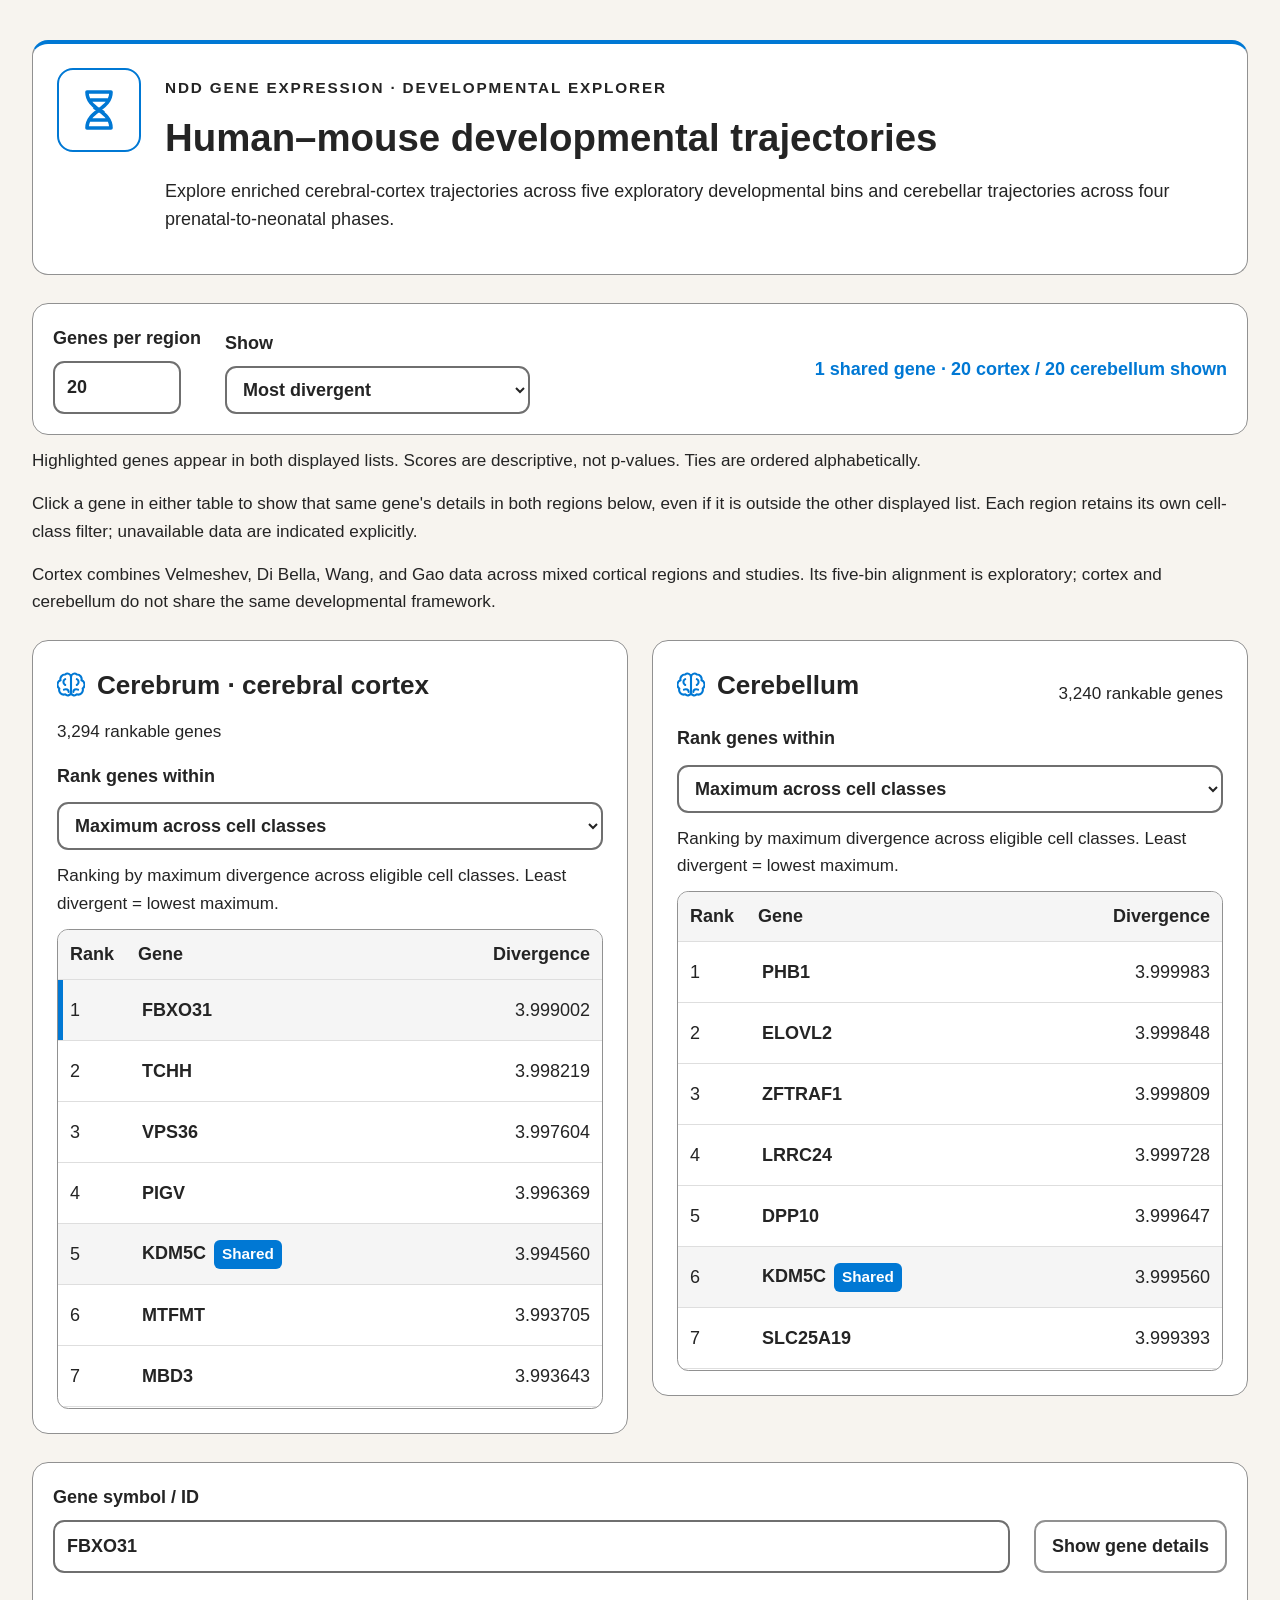
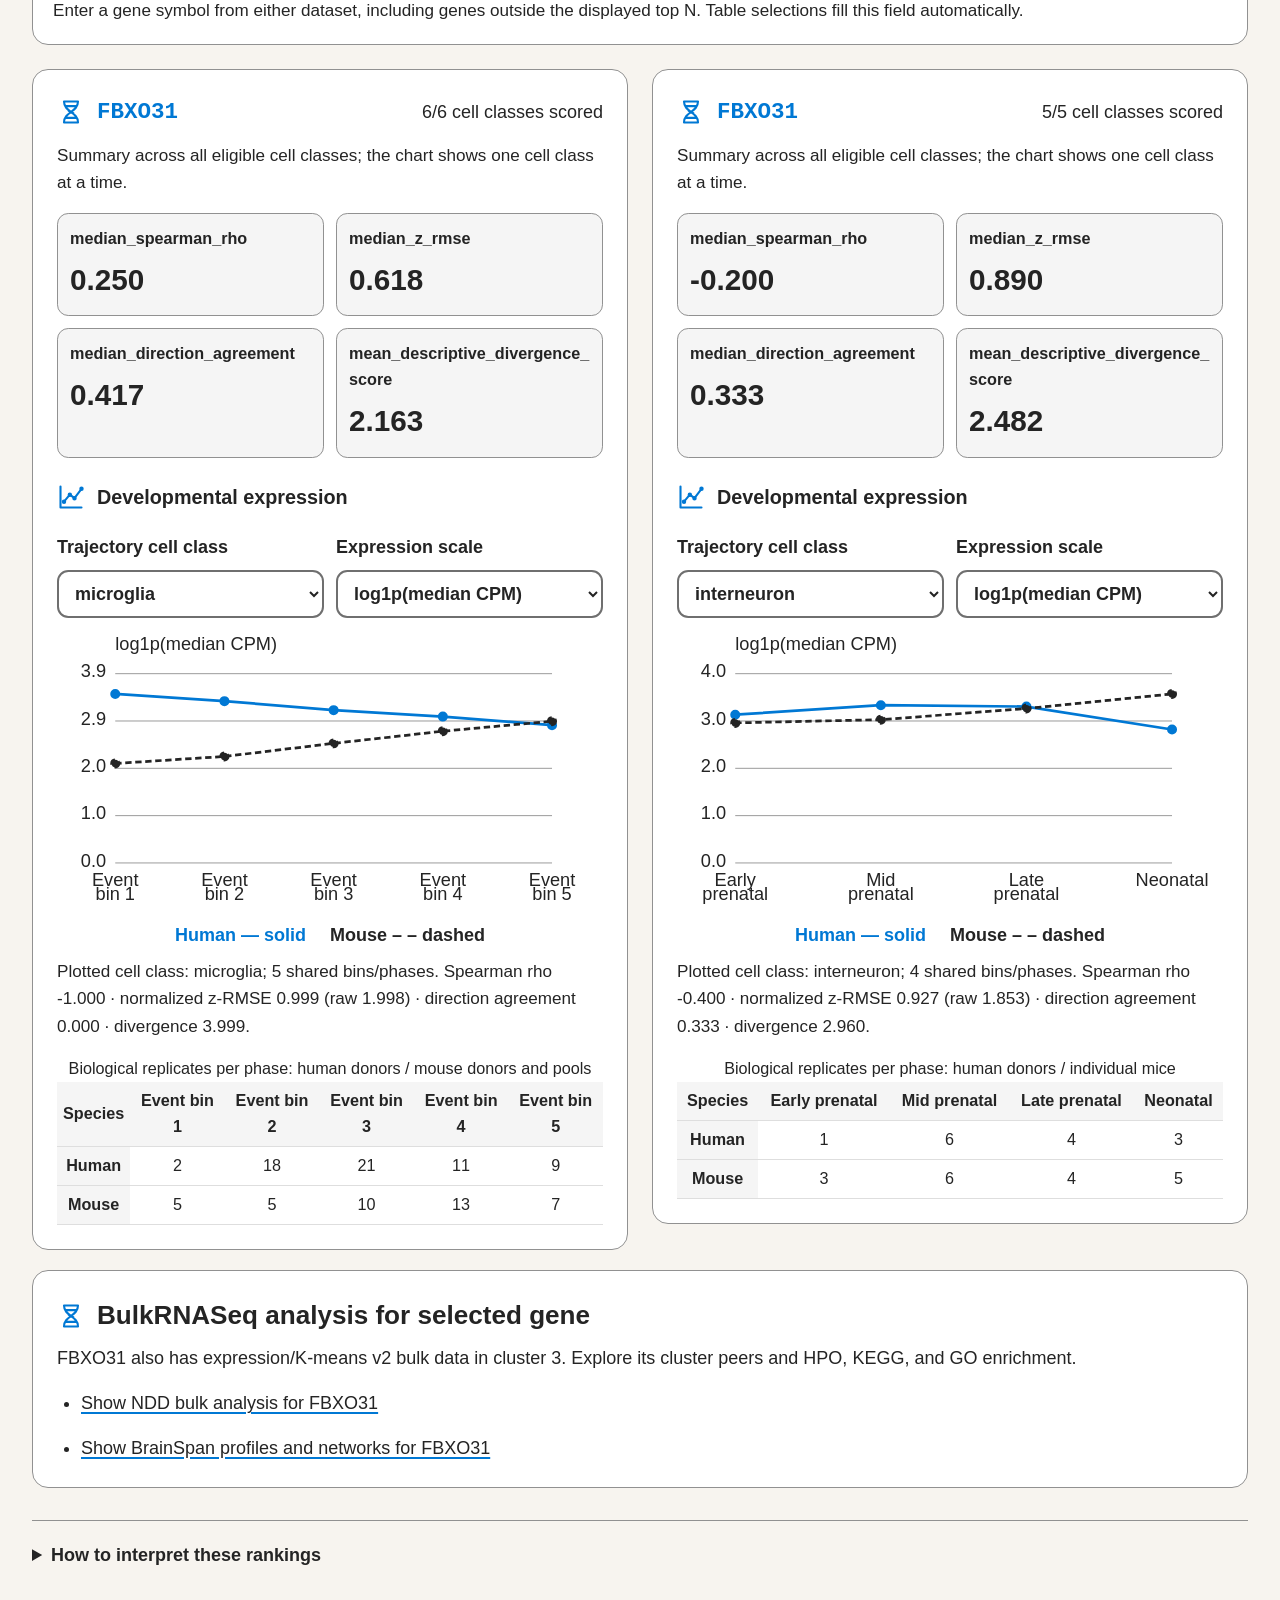
<file: docs/index.html>
<!doctype html>
<html lang="en">
<head>
  <meta charset="utf-8">
  <meta name="viewport" content="width=device-width, initial-scale=1">
  <title>Human–mouse developmental gene trajectories</title>
  <script>
    (() => {
      const param = new URLSearchParams(window.location.search).get("scoutTheme");
      const theme =
        param || (window.matchMedia("(prefers-color-scheme: dark)").matches ? "dark" : "light");
      document.documentElement.setAttribute("data-theme", theme);
    })();
  </script>
  <link rel="stylesheet" href="styles.css">
  <script type="module" src="scripts/explorer.mjs?v=2"></script>
</head>
<body>
  <svg class="icon-definitions" aria-hidden="true" focusable="false" width="0" height="0">
    <defs>
      <symbol id="icon-dna" viewBox="0 0 24 24">
        <path d="M6 3c0 9 12 9 12 18M18 3C18 12 6 12 6 21M6 3h12M8 7h8M8 17h8M6 21h12M10 11l4 2"/>
      </symbol>
      <symbol id="icon-brain" viewBox="0 0 24 24">
        <path d="M12 5a3 3 0 0 0-5-2 4 4 0 0 0-4 5 4 4 0 0 0-1 7 4 4 0 0 0 5 5 3 3 0 0 0 5-1V5Zm0 0a3 3 0 0 1 5-2 4 4 0 0 1 4 5 4 4 0 0 1 1 7 4 4 0 0 1-5 5 3 3 0 0 1-5-1M7 7c-2 1-2 4 0 5M17 7c2 1 2 4 0 5M6 16c2-1 4 0 4 2M18 16c-2-1-4 0-4 2"/>
      </symbol>
      <symbol id="icon-analysis" viewBox="0 0 24 24">
        <path d="M3 3v18h18M6 16l5-6 4 3 6-8"/>
        <circle cx="6" cy="16" r="1"/>
        <circle cx="11" cy="10" r="1"/>
        <circle cx="15" cy="13" r="1"/>
        <circle cx="21" cy="5" r="1"/>
      </symbol>
    </defs>
  </svg>
  <main>
    <header class="report-header">
      <div class="report-mark" aria-hidden="true">
        <svg class="icon" focusable="false"><use href="#icon-dna"/></svg>
      </div>
      <div>
      <p class="eyebrow">NDD GENE EXPRESSION · DEVELOPMENTAL EXPLORER</p>
      <h1>Human–mouse developmental trajectories</h1>
      <p class="intro">Explore enriched cerebral-cortex trajectories across five exploratory developmental bins and cerebellar trajectories across four prenatal-to-neonatal phases.</p>
      </div>
    </header>
    <section class="toolbar" aria-label="Ranking controls">
      <label>Genes per region <input id="top-n" type="number" min="1" value="20" step="1" required disabled></label>
      <label>Show <select id="direction" disabled><option value="divergent">Most divergent</option><option value="similar">Least divergent (most similar)</option></select></label>
      <span id="overlap" role="status" aria-live="polite">Loading rankings…</span>
    </section>
    <p class="hint">Highlighted genes appear in both displayed lists. Scores are descriptive, not p-values. Ties are ordered alphabetically.</p>
    <p class="hint">Click a gene in either table to show that same gene's details in both regions below, even if it is outside the other displayed list. Each region retains its own cell-class filter; unavailable data are indicated explicitly.</p>
    <p class="hint">Cortex combines Velmeshev, Di Bella, Wang, and Gao data across mixed cortical regions and studies. Its five-bin alignment is exploratory; cortex and cerebellum do not share the same developmental framework.</p>
    <p id="error" class="error" role="alert" hidden></p>
    <div id="regions" class="regions"></div>
    <form id="gene-detail-form" class="toolbar" role="search" aria-label="Look up gene details">
      <label for="gene-detail-input">Gene symbol / ID
        <input id="gene-detail-input" type="search" list="detail-gene-options" placeholder="For example, KDM5C" aria-describedby="gene-input-help gene-input-error" required disabled autocomplete="off">
      </label>
      <datalist id="detail-gene-options"></datalist>
      <button id="show-gene-details" type="submit" disabled>Show gene details</button>
      <p id="gene-input-help">Enter a gene symbol from either dataset, including genes outside the displayed top N. Table selections fill this field automatically.</p>
    </form>
    <p id="gene-input-error" class="error" role="alert" hidden></p>
    <div id="gene-details" class="regions"></div>
    <nav id="bulk-gene-navigation" class="card detail" aria-label="BulkRNASeq analysis for selected gene" aria-live="polite" hidden></nav>
    <details class="methods">
      <summary>How to interpret these rankings</summary>
      <p>For each gene and cell class, divergence D = (1 − Spearman rho)/2 + normalized z-RMSE + (1 − direction agreement) + normalized peak distance. Peak distance uses positions in the full phase order, divided by 4 for five-bin cortex or 3 for four-phase cerebellum. Normalized z-RMSE is the raw z-RMSE divided by 2, placing it on a 0–1 scale; the raw value is retained in the data. Higher scores (0–4) indicate greater trajectory divergence, not statistical significance or expression fold change. Website normalization changes composite scores and rankings relative to the raw analysis outputs.</p>
      <p><strong>Maximum across cell classes:</strong> genes are ranked by their highest eligible cell-class score. Least divergent reverses this same ranking: it selects genes whose worst-case score is lowest, not genes with just one similar cell class. Summary medians and means cover all eligible cell classes. <strong>Selected cell class:</strong> ranking and summaries use only that cell class.</p>
      <p>Cell classes are study-defined groupings of source annotations harmonized for cross-species comparison. They may contain multiple cell types and developmental states, and their composition may differ between species and developmental phases.</p>
      <p>Constant trajectories can have undefined correlation and divergence scores. Undefined values are omitted from summary medians/means and never treated as zero divergence. Genes without a finite score in the selected scope are excluded from ranking. Details show the number of scored versus tested cell classes; finite maxima cannot establish similarity in unscored cell classes.</p>
      <p>The cerebral dataset represents cortex, not the entire cerebrum. Retained cortical comparisons cover six classes: excitatory, inhibitory, astroglial, oligodendrocyte lineage, microglia, and vascular. Astroglial and oligodendrocyte-lineage trajectories have four shared bins; other classes have five. Cerebellum covers five different populations. Maximum scores are sensitive to unequal cell-class coverage and outliers. Cortical mouse replicates mix Gao donors and Di Bella pools; mouse cerebellar samples are individual mice. Cross-region overlap is descriptive, not a matched-cell-class or matched-development regional test.</p>
      <p>Cortical alignment uses the Workman 2013 baseline model: event score = (ln(postconception days) − constant)/slope, with human constants 3.167/3.720 and mouse 2.145/1.894. Mouse birth is assumed at postconception day 18.5. Analyst-selected bin edges are 0.20, 0.35, 0.50, 0.65, 0.80, and 1.00; these are not published biological phases and do not apply cortical-neurogenesis corrections. Out-of-range ages are excluded from comparisons. Known overlapping Wang donors and ambiguously multipotent new populations are excluded. Remaining donor overlap, mixed regions/assays, and symbol-based rather than verified one-to-one orthology limit interpretation. This is not a disease-effect or confirmatory NDD analysis.</p>
      <p>Charts connect log1p of phase-level median pseudobulk CPM over only the shared bins/phases used for that gene and class, optionally z-standardized separately within each species. Only pseudobulks with at least 20 cells contribute. Missing bins are not imputed. Lines are visual guides, not fitted continuous trajectories. Replicate counts are shown below each chart; no confidence intervals are implied.</p>
      <p><a href="data/NDD_human_mouse_cortical_enriched/METHODS.md">Enriched cortical methods</a> · <a href="data/NDD_human_mouse_cortical_enriched/alignment_boundaries.csv">Five-bin age boundaries</a> · <a href="data/NDD_human_mouse_cortical_enriched_legacy/trajectory_similarity.csv">Legacy-alignment sensitivity results</a> · <a href="data/NDD_human_mouse_cortical_trajectory/METHODS.md">Original cortical methods</a> · <a href="data/NDD_cerebellum_four_phase_descriptive/METHODS.md">Cerebellar methods</a></p>
    </details>
    <noscript>This explorer requires JavaScript to load the local data and render rankings.</noscript>
  </main>
</body>
</html>
</file>
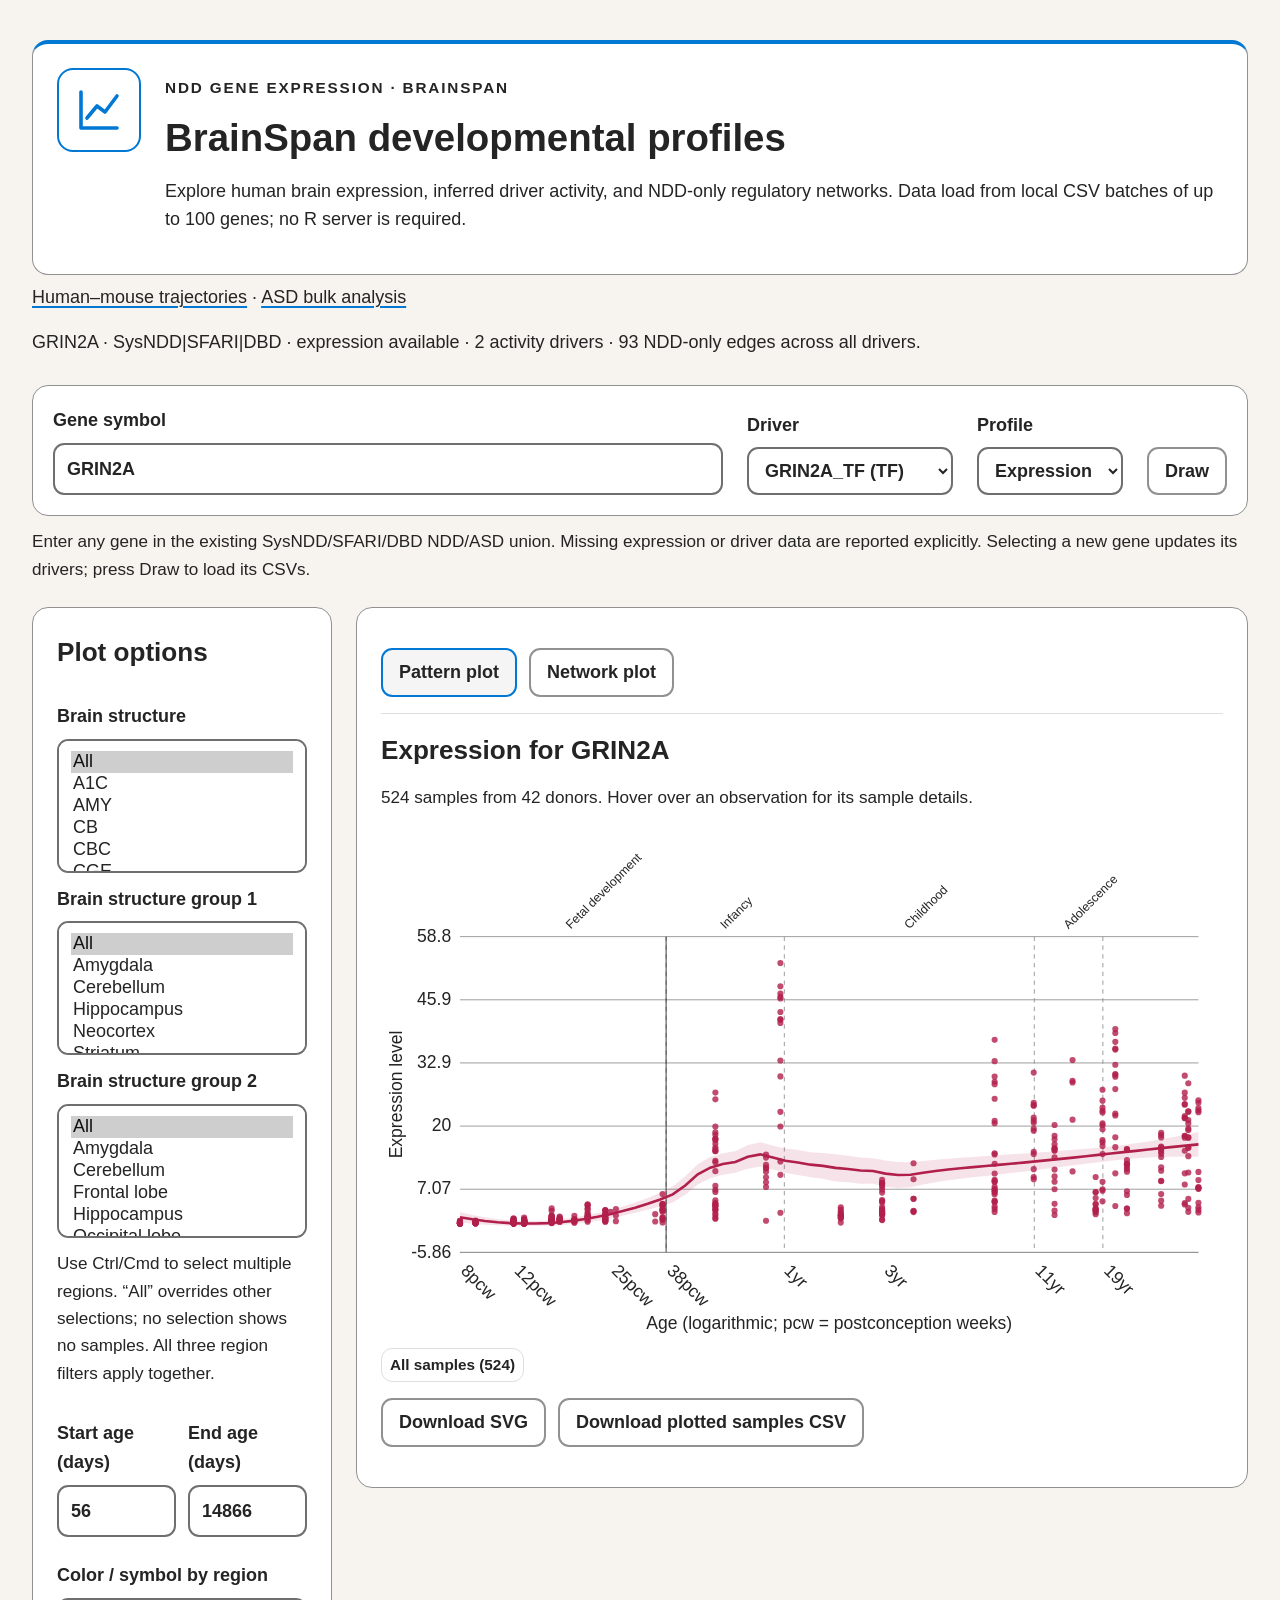
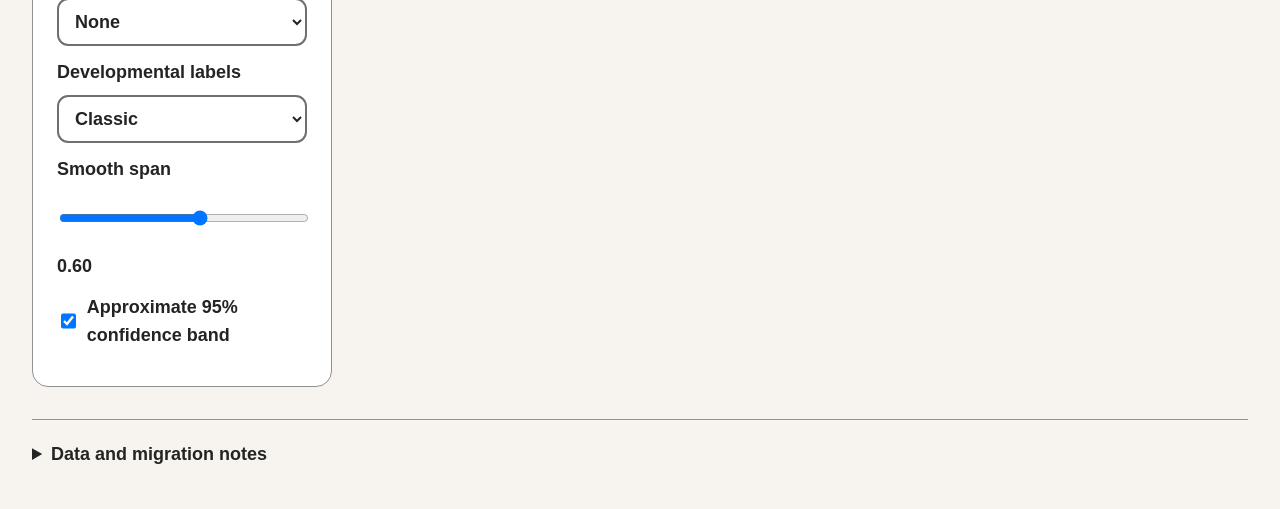
<file: docs/brainspan.html>
<!doctype html>
<html lang="en">
<head>
  <meta charset="utf-8">
  <meta name="viewport" content="width=device-width, initial-scale=1">
  <title>BrainSpan NDD developmental profiles</title>
  <script>
    (() => {
      const param = new URLSearchParams(window.location.search).get("scoutTheme");
      const theme =
        param || (window.matchMedia("(prefers-color-scheme: dark)").matches ? "dark" : "light");
      document.documentElement.setAttribute("data-theme", theme);
    })();
  </script>
  <link rel="stylesheet" href="styles.css">
  <link rel="stylesheet" href="brainspan.css">
  <script type="module" src="scripts/brainspan-explorer.mjs?v=2"></script>
</head>
<body>
  <main>
    <header class="report-header">
      <div class="report-mark" aria-hidden="true"><svg class="icon" viewBox="0 0 24 24"><path d="M3 3v18h18M6 16l5-6 4 3 6-8"/></svg></div>
      <div>
        <p class="eyebrow">NDD GENE EXPRESSION · BRAINSPAN</p>
        <h1>BrainSpan developmental profiles</h1>
        <p class="intro">Explore human brain expression, inferred driver activity, and NDD-only regulatory networks. Data load from local CSV batches of up to 100 genes; no R server is required.</p>
      </div>
    </header>
    <nav aria-label="Analysis pages"><p><a href="index.html">Human–mouse trajectories</a> · <a href="bulk-analysis.html">ASD bulk analysis</a></p></nav>
    <p id="status" role="status" aria-live="polite">Loading NDD gene catalog…</p>
    <p id="error" class="error" role="alert" hidden></p>
    <form id="selection" class="toolbar" aria-label="Gene and profile selection">
      <label>Gene symbol<input id="gene" type="search" list="genes" value="GRIN2A" autocomplete="off" required disabled></label>
      <datalist id="genes"></datalist>
      <label>Driver<select id="driver" disabled></select></label>
      <label>Profile<select id="profile" disabled><option>Expression</option><option>Activity</option></select></label>
      <button type="submit" id="draw" disabled>Draw</button>
    </form>
    <p class="hint">Enter any gene in the existing SysNDD/SFARI/DBD NDD/ASD union. Missing expression or driver data are reported explicitly. Selecting a new gene updates its drivers; press Draw to load its CSVs.</p>
    <div class="brainspan-layout">
      <aside class="card" aria-label="Pattern plot options">
        <h2>Plot options</h2>
        <fieldset id="filters" disabled>
          <label>Brain structure<select id="structure_acronym" multiple size="5" aria-describedby="filter-help"></select></label>
          <label>Brain structure group 1<select id="structure_group1" multiple size="5"></select></label>
          <label>Brain structure group 2<select id="structure_group2" multiple size="5"></select></label>
          <p id="filter-help" class="hint">Use Ctrl/Cmd to select multiple regions. “All” overrides other selections; no selection shows no samples. All three region filters apply together.</p>
          <div class="chart-controls">
            <label>Start age (days)<input id="start" type="number" min="1" step="any" required></label>
            <label>End age (days)<input id="end" type="number" min="1" step="any" required></label>
          </div>
          <label>Color / symbol by region<select id="group"><option value="none">None</option><option value="structure_acronym">Brain structure</option><option value="structure_group1">Structure group 1</option><option value="structure_group2">Structure group 2</option></select></label>
          <label>Developmental labels<select id="style"><option value="Classic">Classic</option><option value="Trimester">Three trimester</option></select></label>
          <label>Smooth span<input id="span" type="range" min=".05" max="1" step=".05" value=".6"><output id="span-value">0.60</output></label>
          <label class="check"><input id="confidence" type="checkbox" checked>Approximate 95% confidence band</label>
        </fieldset>
      </aside>
      <section class="card brainspan-results" aria-label="BrainSpan results">
        <div class="tabs" role="tablist" aria-label="Plots">
          <button id="pattern-tab" role="tab" aria-selected="true" aria-controls="pattern-panel" type="button">Pattern plot</button>
          <button id="network-tab" role="tab" aria-selected="false" aria-controls="network-panel" tabindex="-1" type="button">Network plot</button>
        </div>
        <section id="pattern-panel" role="tabpanel" aria-labelledby="pattern-tab">
          <h2 id="pattern-title">Choose a gene</h2>
          <p id="pattern-note" class="hint" aria-live="polite"></p>
          <div id="pattern" class="chart-scroll"></div>
          <div id="legend" class="legend"></div>
          <div class="downloads"><button id="pattern-svg" disabled>Download SVG</button><button id="pattern-csv" disabled>Download plotted samples CSV</button></div>
        </section>
        <section id="network-panel" role="tabpanel" aria-labelledby="network-tab" hidden>
          <h2 id="network-title">Choose a driver</h2>
          <p id="network-note" class="hint" aria-live="polite"></p>
          <label>Highlight node<select id="node" disabled></select></label>
          <div class="downloads"><button id="zoom-in" disabled aria-label="Zoom in">+</button><button id="zoom-out" disabled aria-label="Zoom out">−</button><button id="reset-network" disabled>Reset view</button></div>
          <p class="hint">Drag nodes to rearrange, drag the background to pan, or use the zoom controls. Hover or focus a node to highlight its adjacent edges. Arrowheads indicate source → target; line width reflects MI.</p>
          <div id="network" class="chart-scroll"></div>
          <div class="downloads"><button id="network-svg" disabled>Download SVG</button><button id="network-csv" disabled>Download network CSV</button></div>
          <details><summary>Network edge details</summary><div id="edges" class="list-wrap"></div></details>
        </section>
      </section>
    </div>
    <details class="methods">
      <summary>Data and migration notes</summary>
      <p>This page uses the expression, activity, phenotype, driver mappings, and network values from the original BrainSpan SQLite database. Values are not renormalized. Sample IDs, rather than row order, join profiles to metadata. Ages are the source Days values; the logarithmic axis and birth marker at day 266 follow the Shiny app.</p>
      <p>The gene catalog is the existing SysNDD/SFARI/DBD NDD/ASD union, not a new disease-gene classification. Both source and target genes must belong to this union for a network edge to be exported. Non-NDD targets shown by the original app are intentionally excluded; an empty network does not imply no regulation.</p>
      <p>Lines use browser-side local quadratic tricube regression on log10(age). Singular local fits reduce polynomial degree. Approximate 95% normal bands use local weighted residual variance and are omitted where variance is not estimable. They are not exact ggplot2 LOESS intervals, significance tests, or donor-adjusted inference. Fewer than four observations or three distinct ages receive no smooth. Samples can repeat donors; apparent precision should not be interpreted as biological replication.</p>
      <p>Filters redraw the loaded profile immediately. Gene, driver, and profile changes require Draw. Downloads contain the filtered samples or selected driver's NDD-only edges; SVG replaces the server-generated PDF (browser print can save PDF). The Shiny group-comparison controls had no implemented analysis and are not reproduced.</p>
      <p><a href="data/BrainSpan_NDD/manifest.csv">Gene availability catalog</a> · <a href="data/BrainSpan_NDD/ndd_gene_provenance.csv">NDD provenance</a> · <a href="data/BrainSpan_NDD/samples.csv">Sample metadata</a> · <a href="data/BrainSpan_NDD/drivers.csv">Driver mappings</a></p>
    </details>
    <noscript>This page requires JavaScript and HTTP hosting to load CSV data and render plots.</noscript>
  </main>
</body>
</html>
</file>
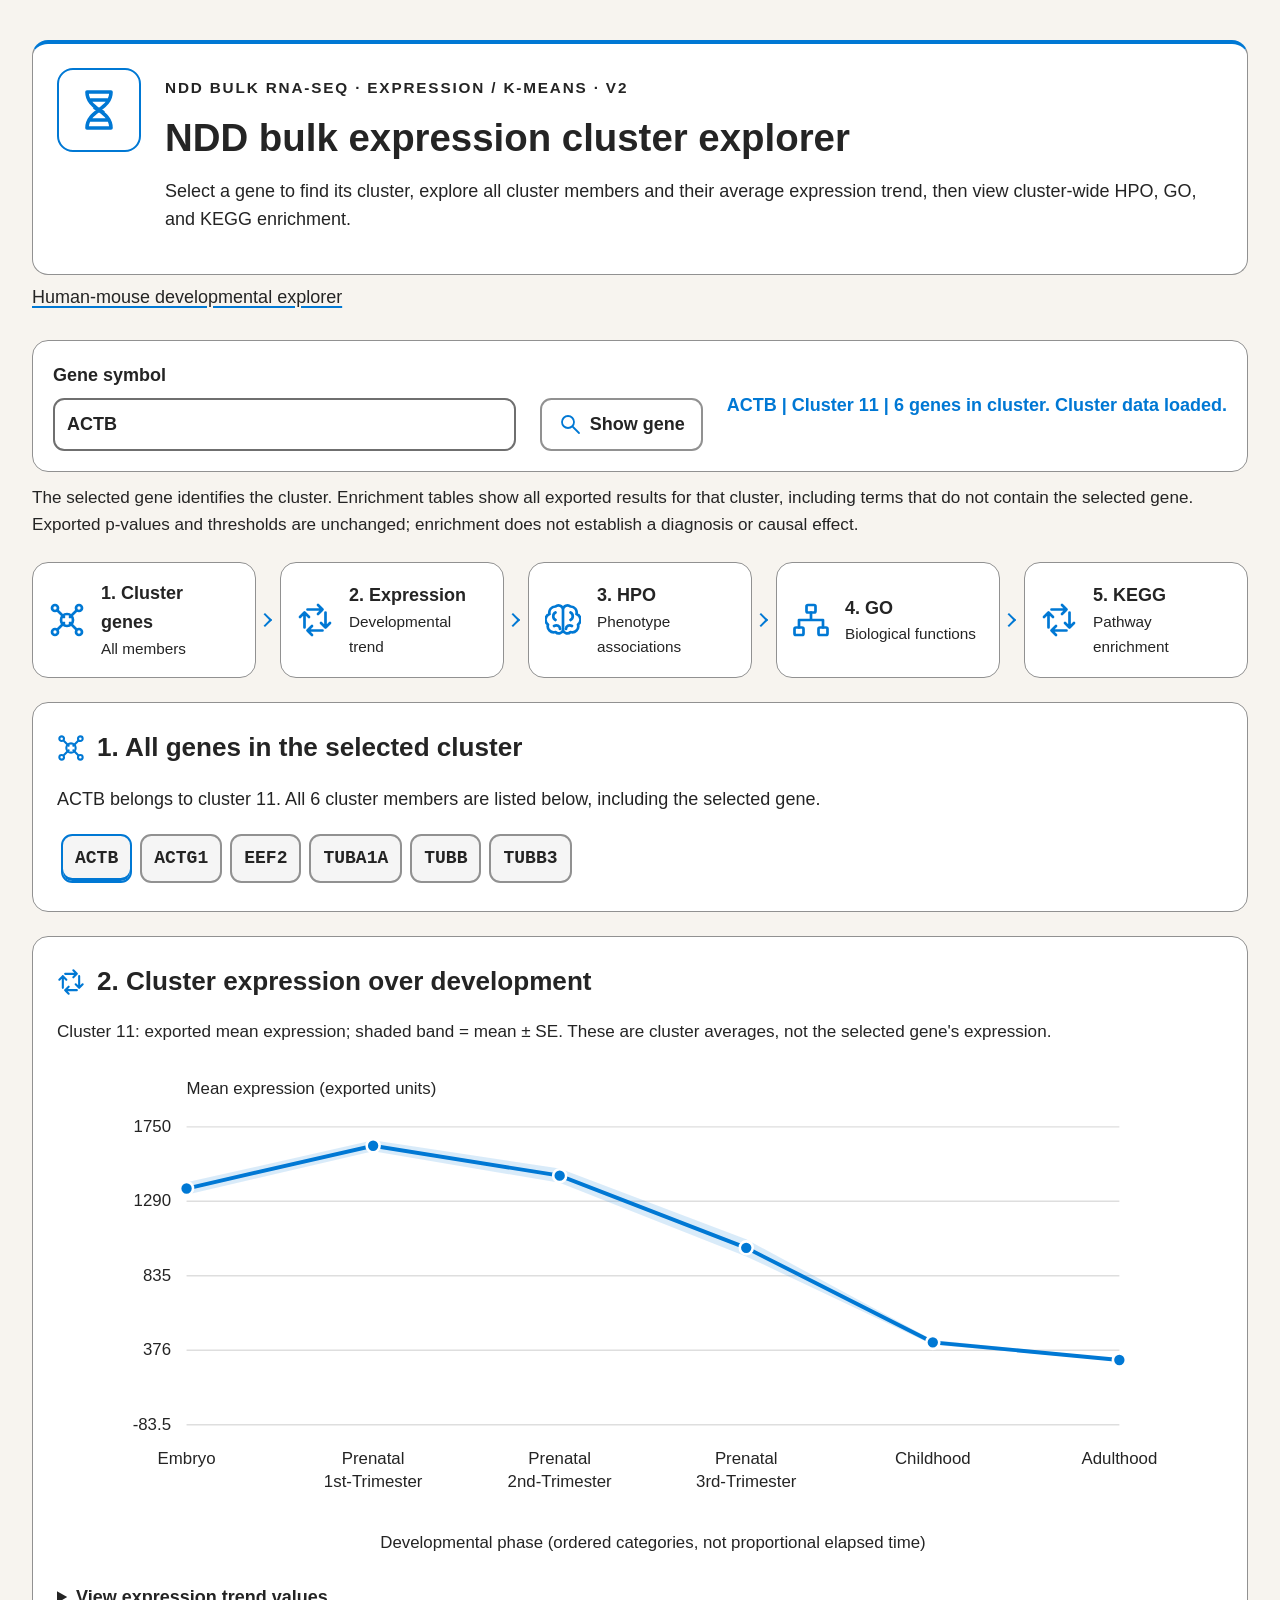
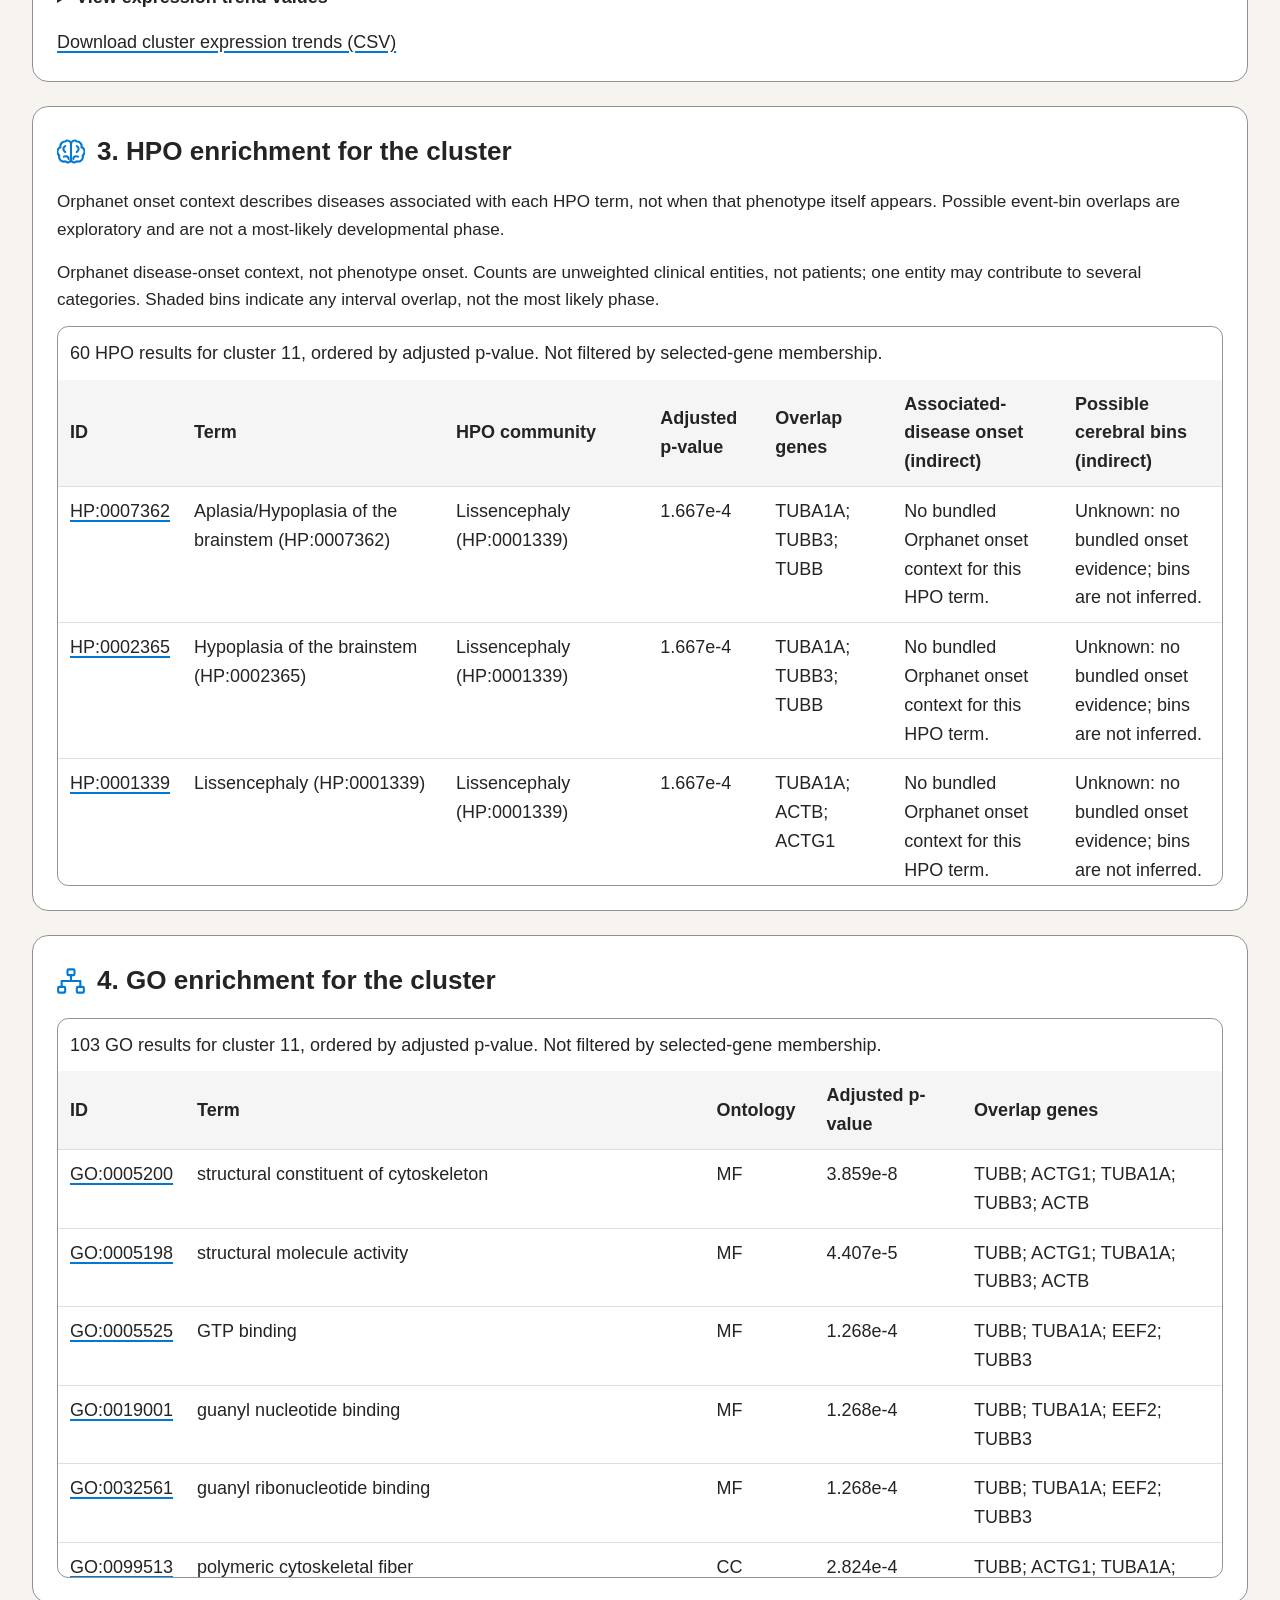
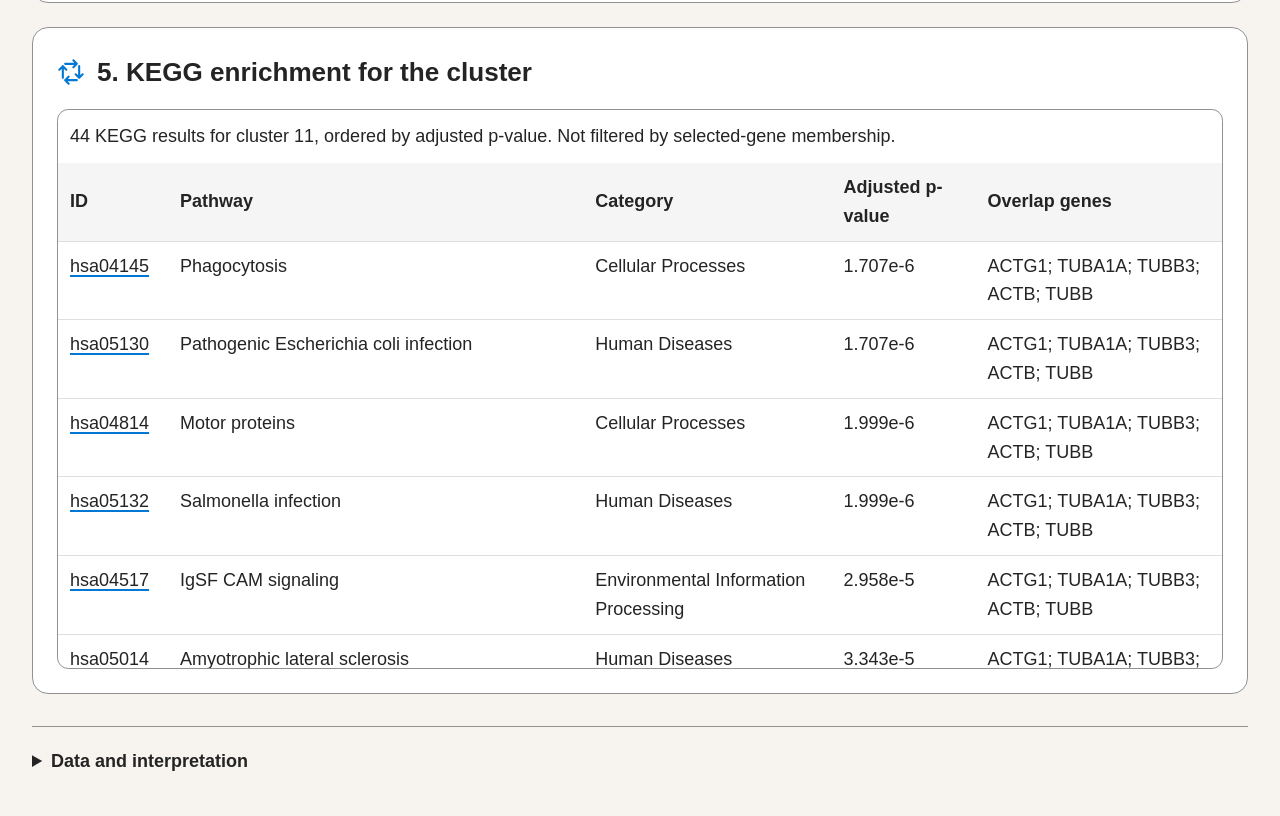
<file: docs/bulk-analysis.html>
<!doctype html>
<html lang="en">
<head>
  <meta charset="utf-8">
  <meta name="viewport" content="width=device-width, initial-scale=1">
  <title>NDD bulk expression cluster explorer</title>
  <script>
    (() => {
      const param = new URLSearchParams(window.location.search).get("scoutTheme");
      const theme =
        param || (window.matchMedia("(prefers-color-scheme: dark)").matches ? "dark" : "light");
      document.documentElement.setAttribute("data-theme", theme);
    })();
  </script>
  <link rel="stylesheet" href="styles.css">
  <link rel="stylesheet" href="bulk-analysis.css">
  <script type="module" src="scripts/bulk-explorer.mjs"></script>
</head>
<body>
  <svg class="icon-definitions" aria-hidden="true" focusable="false" width="0" height="0">
    <defs>
      <symbol id="icon-dna" viewBox="0 0 24 24">
        <path d="M6 3c0 9 12 9 12 18M18 3C18 12 6 12 6 21M6 3h12M8 7h8M8 17h8M6 21h12M10 11l4 2"/>
      </symbol>
      <symbol id="icon-cluster" viewBox="0 0 24 24">
        <path d="m10 10-4-4m8 4 4-4m-4 8 4 4m-8-4-4 4"/>
        <circle cx="12" cy="12" r="4"/>
        <circle cx="4" cy="4" r="2"/>
        <circle cx="20" cy="4" r="2"/>
        <circle cx="4" cy="20" r="2"/>
        <circle cx="20" cy="20" r="2"/>
      </symbol>
      <symbol id="icon-brain" viewBox="0 0 24 24">
        <path d="M12 5a3 3 0 0 0-5-2 4 4 0 0 0-4 5 4 4 0 0 0-1 7 4 4 0 0 0 5 5 3 3 0 0 0 5-1V5Zm0 0a3 3 0 0 1 5-2 4 4 0 0 1 4 5 4 4 0 0 1 1 7 4 4 0 0 1-5 5 3 3 0 0 1-5-1M7 7c-2 1-2 4 0 5M17 7c2 1 2 4 0 5M6 16c2-1 4 0 4 2M18 16c-2-1-4 0-4 2"/>
      </symbol>
      <symbol id="icon-pathway" viewBox="0 0 24 24">
        <path d="M7 5h10m-3-3 3 3-3 3M19 7v10m3-3-3 3-3-3M17 19H7m3 3-3-3 3-3M5 17V7m-3 3 3-3 3 3"/>
      </symbol>
      <symbol id="icon-ontology" viewBox="0 0 24 24">
        <path d="M12 7v5M4 17v-5h16v5"/>
        <rect x="9" y="2" width="6" height="5" rx="1"/>
        <rect x="1" y="17" width="6" height="5" rx="1"/>
        <rect x="17" y="17" width="6" height="5" rx="1"/>
      </symbol>
      <symbol id="icon-search" viewBox="0 0 24 24">
        <circle cx="10" cy="10" r="6"/>
        <path d="m15 15 6 6"/>
      </symbol>
    </defs>
  </svg>
  <main class="bulk-report">
    <header class="report-header">
      <div class="report-mark" aria-hidden="true">
        <svg class="icon" focusable="false"><use href="#icon-dna"/></svg>
      </div>
      <div>
        <p class="eyebrow">NDD BULK RNA-SEQ · EXPRESSION / K-MEANS · V2</p>
        <h1>NDD bulk expression cluster explorer</h1>
        <p class="intro">Select a gene to find its cluster, explore all cluster members and their average expression trend, then view cluster-wide HPO, GO, and KEGG enrichment.</p>
      </div>
    </header>
    <nav aria-label="Analysis pages"><p><a href="index.html">Human-mouse developmental explorer</a></p></nav>
    <form id="gene-form" class="toolbar" role="search">
      <label for="gene-search">Gene symbol
        <input id="gene-search" type="search" list="gene-options" placeholder="For example, ACTB" required disabled autocomplete="off">
      </label>
      <datalist id="gene-options"></datalist>
      <button id="show-gene" type="submit" disabled>
        <svg class="icon" aria-hidden="true" focusable="false"><use href="#icon-search"/></svg>
        <span>Show gene</span>
      </button>
      <span id="bulk-status" role="status" aria-live="polite">Loading cluster assignments...</span>
    </form>
    <p class="hint">The selected gene identifies the cluster. Enrichment tables show all exported results for that cluster, including terms that do not contain the selected gene. Exported p-values and thresholds are unchanged; enrichment does not establish a diagnosis or causal effect.</p>
    <nav class="analysis-guide" aria-label="Bulk analysis sections">
      <ol>
        <li><a href="#peers-heading"><svg class="icon" aria-hidden="true" focusable="false"><use href="#icon-cluster"/></svg><span><strong>1. Cluster genes</strong><small>All members</small></span></a></li>
        <li><a href="#trend-heading"><svg class="icon" aria-hidden="true" focusable="false"><use href="#icon-pathway"/></svg><span><strong>2. Expression</strong><small>Developmental trend</small></span></a></li>
        <li><a href="#hpo-heading"><svg class="icon" aria-hidden="true" focusable="false"><use href="#icon-brain"/></svg><span><strong>3. HPO</strong><small>Phenotype associations</small></span></a></li>
        <li><a href="#go-heading"><svg class="icon" aria-hidden="true" focusable="false"><use href="#icon-ontology"/></svg><span><strong>4. GO</strong><small>Biological functions</small></span></a></li>
        <li><a href="#kegg-heading"><svg class="icon" aria-hidden="true" focusable="false"><use href="#icon-pathway"/></svg><span><strong>5. KEGG</strong><small>Pathway enrichment</small></span></a></li>
      </ol>
    </nav>
    <p id="bulk-error" class="error" role="alert" hidden></p>
    <div id="bulk-results" aria-live="polite">
      <section class="card bulk-section" aria-labelledby="peers-heading">
        <h2 id="peers-heading" class="icon-heading"><svg class="icon" aria-hidden="true" focusable="false"><use href="#icon-cluster"/></svg><span>1. All genes in the selected cluster</span></h2>
        <div id="cluster-peers"><p>Select a gene to see its cluster peers.</p></div>
      </section>
      <section class="card bulk-section" aria-labelledby="trend-heading">
        <h2 id="trend-heading" class="icon-heading"><svg class="icon" aria-hidden="true" focusable="false"><use href="#icon-pathway"/></svg><span>2. Cluster expression over development</span></h2>
        <div id="cluster-trend"><p>Select a gene to see its cluster's expression trend.</p></div>
      </section>
      <section class="card bulk-section" aria-labelledby="hpo-heading">
        <h2 id="hpo-heading" class="icon-heading"><svg class="icon" aria-hidden="true" focusable="false"><use href="#icon-brain"/></svg><span>3. HPO enrichment for the cluster</span></h2>
        <p class="hint">Orphanet onset context describes diseases associated with each HPO term, not when that phenotype itself appears. Possible event-bin overlaps are exploratory and are not a most-likely developmental phase.</p>
        <div id="hpo-results"><p>Select a gene to see HPO terms.</p></div>
      </section>
      <section class="card bulk-section" aria-labelledby="go-heading">
        <h2 id="go-heading" class="icon-heading"><svg class="icon" aria-hidden="true" focusable="false"><use href="#icon-ontology"/></svg><span>4. GO enrichment for the cluster</span></h2>
        <div id="go-results"><p>Select a gene to see GO terms.</p></div>
      </section>
      <section class="card bulk-section" aria-labelledby="kegg-heading">
        <h2 id="kegg-heading" class="icon-heading"><svg class="icon" aria-hidden="true" focusable="false"><use href="#icon-pathway"/></svg><span>5. KEGG enrichment for the cluster</span></h2>
        <div id="kegg-results"><p>Select a gene to see KEGG pathways.</p></div>
      </section>
    </div>
    <details class="methods">
      <summary>Data and interpretation</summary>
      <p>This page uses the NDD expression/K-means v2 results. Cluster membership comes from the supplied per-cluster gene lists. All exported HPO, GO, and KEGG rows for the selected cluster are shown, without selected-gene filtering or new enrichment tests. The selected gene is highlighted in the member list.</p>
      <p>The expression chart uses the exported cluster means and standard errors across samples in each developmental phase. Shading is mean plus/minus one SE, not a confidence interval. Phases are equally spaced ordered categories, not proportional elapsed time; these bulk developmental categories are distinct from the five cortical event bins used for Orphanet context below.</p>
      <p>GO and KEGG overlap lists use Entrez IDs, matched to gene symbols through a bundled mapping generated locally from org.Hs.eg.db; unmapped IDs remain explicitly labeled as Entrez IDs. HPO uses gene symbols; community labels are shown only when supplied. GO ontology labels are BP (biological process), CC (cellular component), and MF (molecular function).</p>
      <p>Header-only files are empty results, not load errors. The supplied NDD HPO exports cover clusters 4 and 11 only; other clusters are labeled unavailable. Neither condition establishes absence of annotations. GO and KEGG may use different backgrounds from HPO; adjusted p-values should not be compared as if they were the same analysis. Disease pathways are annotation categories, not diagnoses.</p>
      <p><strong>Orphanet disease-onset context:</strong> exact HPO associations from <a href="https://sciences.orphadata.com/phenotypes/">Orphadata phenotypes</a> are joined by ORPHAcode to <a href="https://sciences.orphadata.com/natural-history/">natural history</a>, using the matching 23 June 2026 XML exports. Associations with frequency "Excluded (0%)" are omitted. Disease groups and subtypes are retained, with one count per unique clinical entity per onset category. This is a database distribution, not patient incidence; related subtypes are not independent diseases. The join is not restricted to ACTB-associated diseases and cannot identify an HPO term's biological onset, diagnostic age, or most likely phase.</p>
      <p><strong>Age conversion assumptions:</strong> <a href="https://sciences.orphadata.com/docs/OrphadataFreeAccessProductsDescription.pdf">Orphadata definitions, Table 8, page 32</a> specify antenatal (before birth), neonatal (birth to week 4), infancy (end of week 4 through month 23), childhood (2-11 years), adolescent (12-18), adult (19-65), elderly (after 65), and all ages (no peak). For interval overlap only, birth is assumed at 266 postconception days (38 weeks after conception), a year is 365.25 days, and completed-year ranges end at the next birthday. "All ages" is conservatively open-ended; unknown onset is never imputed. Gestational variability can change boundary overlap.</p>
      <p><strong>Five-bin alignment:</strong> human boundaries are 49.95, 87.27, 152.47, 266.40, 465.45, and 979.46 postconception days from <a href="data/NDD_human_mouse_cortical_enriched/alignment_boundaries.csv">the cortical alignment file</a>. Intervals are half-open: antenatal overlaps bins 1-3 and earlier ages; neonatal overlaps bins 3-4 (bin 3 covers only the first 0.40 postnatal day under this birth assumption); infancy overlaps bins 4-5 and later ages; childhood and older categories fall after bin 5. These are exploratory cortical alignment bins, not clinical onset phases or evidence that cortical expression caused a phenotype.</p>
      <p>Orphanet / INSERM, Orphadata Science, <a href="https://creativecommons.org/licenses/by/4.0/">CC BY 4.0</a>. Existing onset evidence covers 31 terms from the earlier ASD export, not all NDD terms. Terms without bundled context are labeled unknown; no onset is inferred. <a href="data/ASD_Bulk_analysis/orphanet-hpo-evidence.json">Download disease-level evidence and source metadata</a> · <a href="data/ASD_Bulk_analysis/orphanet-hpo-context.json">Download per-term onset distributions and bin overlaps</a>.</p>
      <p><a href="data/ASD_Bulk_analysis/bulk-data.json">Download NDD cluster assignments and source-file index (JSON)</a></p>
    </details>
    <noscript>This explorer requires JavaScript. Serve the docs folder over HTTP to load its local data.</noscript>
  </main>
</body>
</html>
</file>
<file: docs/styles.css>
:root {
  color-scheme: light;
  --cp-bg: #f7f4ef;
  --cp-bg-elevated: #fcfbf8;
  --cp-surface: #ffffff;
  --cp-surface-soft: #f5f5f5;
  --cp-border: #dedede;
  --cp-border-strong: #919191;
  --cp-text: #242424;
  --cp-text-muted: #5c5c5c;
  --cp-text-soft: #6f6f6f;
  --cp-accent: #b11f4b;
  --cp-accent-hover: #9a1a41;
  --cp-accent-soft: rgba(177, 31, 75, 0.08);
  --cp-accent-fg: #ffffff;
  --cp-success: #16a34a;
  --cp-danger: #dc2626;
  --cp-warning: #f59e0b;
  --cp-link: #0078d4;
  --cp-shadow: 0 18px 48px rgba(0, 0, 0, 0.12);
  --cp-overlay: rgba(255, 255, 255, 0.8);
  --cp-panel: rgba(255, 255, 255, 0.86);
  --cp-panel-strong: rgba(255, 255, 255, 0.96);
  --cp-sheen: rgba(255, 255, 255, 0.55);
  --cp-highlight: rgba(177, 31, 75, 0.12);
}
html[data-theme="dark"] {
  color-scheme: dark;
  --cp-bg: #3d3b3a;
  --cp-bg-elevated: #343231;
  --cp-surface: #292929;
  --cp-surface-soft: #2e2e2e;
  --cp-border: #474747;
  --cp-border-strong: #5f5f5f;
  --cp-text: #dedede;
  --cp-text-muted: #919191;
  --cp-text-soft: #b0b0b0;
  --cp-accent: #fd8ea1;
  --cp-accent-hover: #fb7b91;
  --cp-accent-soft: rgba(253, 142, 161, 0.14);
  --cp-accent-fg: #1a1a1a;
  --cp-success: #4ade80;
  --cp-danger: #f87171;
  --cp-warning: #fbbf24;
  --cp-link: #4da6ff;
  --cp-shadow: 0 18px 48px rgba(0, 0, 0, 0.32);
  --cp-overlay: rgba(41, 41, 41, 0.88);
  --cp-panel: rgba(41, 41, 41, 0.72);
  --cp-panel-strong: rgba(41, 41, 41, 0.96);
  --cp-sheen: rgba(255, 255, 255, 0.04);
  --cp-highlight: rgba(253, 142, 161, 0.12);
}
* { box-sizing: border-box; }
html { font-size: 18px; }
body { margin: 0; background: var(--cp-bg); color: var(--cp-text); font: 1rem/1.6 "Segoe UI", Aptos, Calibri, -apple-system, BlinkMacSystemFont, sans-serif; }
main { max-width: 1560px; margin: auto; padding: 40px 32px; }
h1 { font-size: clamp(1.7rem, 3vw, 2.5rem); line-height: 1.15; margin: 8px 0 16px; }
h2 { font-size: 1.45rem; margin: 0; }
h3 { margin: 0; font-size: 1.25rem; }
p { margin: 8px 0 16px; }
.eyebrow { color: var(--cp-text); font-size: .85rem; letter-spacing: .12em; font-weight: 700; }
.icon-definitions { position: absolute; overflow: hidden; }
.icon { width: 28px; height: 28px; flex: 0 0 auto; fill: none; stroke: var(--cp-link); stroke-width: 1.8; stroke-linecap: round; stroke-linejoin: round; }
.icon-heading { display: flex; align-items: center; gap: 12px; }
.report-header { display: flex; align-items: flex-start; gap: 24px; padding: 24px; background: var(--cp-surface); border: 1px solid var(--cp-border-strong); border-top: 4px solid var(--cp-link); border-radius: 16px; }
.report-mark { display: grid; place-items: center; flex: 0 0 auto; padding: 16px; border: 2px solid var(--cp-link); border-radius: 16px; }
.report-mark .icon { width: 48px; height: 48px; }
.intro, .hint, .muted, .scope { color: var(--cp-text); }
.toolbar { display: flex; align-items: end; gap: 24px; flex-wrap: wrap; padding: 20px; border: 1px solid var(--cp-border-strong); background: var(--cp-surface); border-radius: 16px; margin-top: 28px; }
label { display: flex; flex-direction: column; gap: 8px; font-size: 1rem; font-weight: 600; min-width: 0; }
input, select, button { font: inherit; }
input, select { background: var(--cp-surface); color: var(--cp-text); border: 2px solid var(--cp-text-soft); border-radius: .625rem; padding: 10px 12px; min-height: 48px; max-width: 100%; }
input { width: 128px; }
input:invalid { border-color: var(--cp-danger); }
button { cursor: pointer; }
:focus-visible { outline: 3px solid var(--cp-link); outline-offset: 3px; }
#overlap { margin-left: auto; align-self: center; font-weight: 600; color: var(--cp-link); }
.hint { font-size: .95rem; margin-top: 12px; }
.regions { display: grid; grid-template-columns: repeat(2, minmax(0, 1fr)); gap: 24px; margin-top: 24px; align-items: start; }
.region { min-width: 0; }
.card { background: var(--cp-surface); border: 1px solid var(--cp-border-strong); border-radius: 16px; padding: 24px; }
.region-header { display: flex; justify-content: space-between; gap: 12px; margin-bottom: 16px; align-items: baseline; flex-wrap: wrap; }
.region-header .gene-count { font-size: .95rem; color: var(--cp-text); }
.cell-select { width: 100%; margin-top: 4px; }
.scope { font-size: .95rem; min-height: 40px; margin: 12px 0; }
.list-wrap { height: 480px; overflow: auto; border: 1px solid var(--cp-border-strong); border-radius: .625rem; }
table { width: 100%; border-collapse: collapse; font-size: 1rem; }
th { text-align: left; background: var(--cp-surface-soft); color: var(--cp-text); font-weight: 700; }
.rankings th { position: sticky; top: 0; z-index: 1; }
th, td { padding: 10px 12px; border-bottom: 1px solid var(--cp-border); }
.rankings td:first-child { width: 50px; color: var(--cp-text); }
.rankings td:last-child, .rankings th:last-child { text-align: right; font-variant-numeric: tabular-nums; }
.gene-button { border: 0; background: none; color: var(--cp-text); padding: 4px; text-align: left; width: 100%; font-weight: 700; min-height: 40px; }
.gene-button:hover { text-decoration: underline; text-decoration-color: var(--cp-link); text-decoration-thickness: 2px; text-underline-offset: 4px; }
.common { background: var(--cp-surface-soft); }
.badge { display: inline-block; font-size: .85rem; padding: 2px 8px; margin-left: 8px; border-radius: 6px; color: var(--cp-accent-fg); background: var(--cp-link); font-weight: 700; }
tr.selected { box-shadow: inset 5px 0 var(--cp-link); background: var(--cp-surface-soft); }
.detail { margin-top: 20px; }
.selected-gene-links { display: grid; gap: 16px; margin: 16px 0 0; padding-left: 24px; }
#gene-details .detail { margin-top: 0; min-width: 0; }
#gene-detail-form label { flex: 1 1 280px; }
#gene-detail-input { width: 100%; }
#show-gene-details { padding: 10px 16px; min-height: 48px; border: 2px solid var(--cp-border-strong); border-radius: .625rem; background: var(--cp-surface); color: var(--cp-text); font-weight: 600; }
#show-gene-details:hover { background: var(--cp-surface-soft); border-color: var(--cp-link); }
#show-gene-details:disabled { opacity: .6; cursor: wait; }
#gene-input-help { flex-basis: 100%; margin: 0; font-size: .95rem; }
.detail-title { display: flex; align-items: center; justify-content: space-between; gap: 12px; flex-wrap: wrap; }
.gene-name { font-family: Consolas, "Courier New", Courier, monospace; color: var(--cp-link); }
.metrics { display: grid; grid-template-columns: repeat(2, minmax(0, 1fr)); gap: 12px; margin: 16px 0; }
.metric { background: var(--cp-surface-soft); border: 1px solid var(--cp-border-strong); padding: 12px; border-radius: .625rem; }
.metric dt { font-size: .9rem; color: var(--cp-text); overflow-wrap: anywhere; font-weight: 600; }
.metric dd { margin: 4px 0 0; font-size: 1.65rem; font-weight: 600; font-variant-numeric: tabular-nums; }
.chart-controls { display: grid; grid-template-columns: minmax(0, 1fr) minmax(0, 1fr); gap: 12px; margin: 20px 0 12px; }
.chart-heading { margin: 24px 0 0; font-size: 1.1rem; }
.chart-scroll { overflow-x: auto; }
.chart { width: 100%; min-width: 480px; height: auto; display: block; }
.chart text { fill: var(--cp-text); font-family: "Segoe UI", Aptos, Calibri, sans-serif; font-size: 20px; font-weight: 500; }
.chart .grid { stroke: var(--cp-border-strong); }
.chart .human { stroke: var(--cp-link); fill: none; stroke-width: 3; }
.chart .mouse { stroke: var(--cp-text); fill: none; stroke-width: 3; stroke-dasharray: 7 4; }
.chart circle.human { fill: var(--cp-link); }
.chart circle.mouse { fill: var(--cp-text); }
.legend { display: flex; justify-content: center; gap: 24px; font-size: 1rem; font-weight: 600; flex-wrap: wrap; }
.legend .human { color: var(--cp-link); }
.legend .mouse { color: var(--cp-text); }
.chart-note { font-size: .95rem; color: var(--cp-text); }
.replicates { overflow-x: auto; margin-top: 12px; }
.replicates table { font-size: .9rem; }
.replicates th, .replicates td { padding: 6px; text-align: center; }
.methods { border-top: 1px solid var(--cp-border-strong); margin-top: 32px; padding-top: 20px; color: var(--cp-text); font-size: 1rem; }
summary { cursor: pointer; font-weight: 600; color: var(--cp-text); }
.methods p:first-of-type { margin-top: 16px; }
a { color: var(--cp-text); text-decoration-color: var(--cp-link); text-decoration-thickness: .1em; text-underline-offset: .15em; }
a:hover { text-decoration-thickness: .2em; }
.error { border: 1px solid var(--cp-danger); color: var(--cp-danger); padding: 16px; border-radius: .625rem; }
[hidden] { display: none !important; }
@media (max-width: 900px) {
  main { padding: 24px 16px; }
  .regions { grid-template-columns: minmax(0, 1fr); }
  #overlap { width: 100%; margin-left: 0; }
  .card { padding: 16px; }
}
@media (max-width: 600px) {
  .report-header { flex-direction: column; padding: 20px; gap: 16px; }
  .report-mark { padding: 12px; }
  .report-mark .icon { width: 36px; height: 36px; }
}
@media (max-width: 400px) {
  .chart-controls { grid-template-columns: 1fr; }
}
</file>
<file: docs/brainspan.css>
.brainspan-layout { display: grid; grid-template-columns: minmax(240px, 300px) minmax(0, 1fr); gap: 24px; margin-top: 24px; align-items: start; }
.brainspan-results { min-width: 0; }
#selection label:first-child { flex: 1 1 220px; }
#gene { width: 100%; }
.brainspan-layout fieldset { border: 0; padding: 0; margin: 16px 0 0; }
.brainspan-layout label { margin: 12px 0; }
.brainspan-layout input, .brainspan-layout select { width: 100%; }
.brainspan-layout .check { flex-direction: row; align-items: center; }
.brainspan-layout .check input { width: 20px; min-height: 20px; }
.tabs, .downloads { display: flex; gap: 12px; flex-wrap: wrap; margin: 16px 0; }
.tabs { border-bottom: 1px solid var(--cp-border); padding-bottom: 16px; }
.downloads button, .tabs button, #draw { padding: 8px 16px; min-height: 48px; border: 2px solid var(--cp-border-strong); border-radius: .625rem; background: var(--cp-surface); color: var(--cp-text); font-weight: 600; }
.tabs button[aria-selected="true"] { border-color: var(--cp-link); background: var(--cp-surface-soft); }
button:disabled { opacity: .6; cursor: not-allowed; }
.brainspan-chart { min-width: 700px; }
.brainspan-chart .axis, .brainspan-chart .boundary { stroke: var(--cp-border-strong); fill: none; }
.brainspan-chart .boundary { stroke-dasharray: 5 5; }
.brainspan-chart .birth { stroke: var(--cp-text); }
.brainspan-chart .stage-label { font-size: 14px; }
.brainspan-chart .point { opacity: .8; }
.brainspan-chart .smooth { fill: none; stroke-width: 3; }
.brainspan-chart .band { opacity: .12; stroke: none; }
.brainspan-chart .series-0 { color: var(--cp-accent); }
.brainspan-chart .series-1 { color: var(--cp-link); }
.brainspan-chart .series-2 { color: var(--cp-success); }
.brainspan-chart .series-3 { color: var(--cp-warning); }
.brainspan-chart .series-4 { color: var(--cp-text); }
.brainspan-chart .series-5 { color: var(--cp-text-soft); }
.brainspan-chart .point, .brainspan-chart .band { fill: currentColor; }
.brainspan-chart .smooth { stroke: currentColor; }
#legend { justify-content: flex-start; margin: 12px 0; }
#legend span { border: 1px solid var(--cp-border); padding: 4px 8px; border-radius: .625rem; font-size: .85rem; }
.network-chart { touch-action: none; }
.network-chart .edge { stroke: var(--cp-text-soft); fill: none; opacity: .5; }
.network-chart .edge.highlight { stroke: var(--cp-accent); opacity: 1; }
.network-chart .node { cursor: grab; }
.network-chart .node circle { fill: var(--cp-surface); stroke: var(--cp-link); stroke-width: 3; }
.network-chart .node.source circle { fill: var(--cp-accent-soft); stroke: var(--cp-accent); }
.network-chart .node.highlight circle { stroke-width: 6; }
.network-chart .node text { font-size: 14px; }
.network-chart marker path { fill: var(--cp-text-soft); }
@media (max-width: 1000px) { .brainspan-layout { grid-template-columns: 1fr; } }
</file>
<file: docs/bulk-analysis.css>
.bulk-report .toolbar label { flex: 1 1 280px; }
.bulk-report input { width: 100%; }
.bulk-report button { border: 2px solid var(--cp-border-strong); background: var(--cp-surface); color: var(--cp-text); border-radius: .625rem; padding: 10px 16px; min-height: 48px; font-weight: 600; }
.bulk-report button:hover { background: var(--cp-surface-soft); border-color: var(--cp-link); }
.bulk-report button:disabled { opacity: .6; cursor: wait; }
#show-gene { display: inline-flex; align-items: center; gap: 8px; }
#show-gene .icon { width: 24px; height: 24px; }
#bulk-status { margin-left: auto; align-self: center; font-weight: 600; color: var(--cp-link); }
.analysis-guide { margin: 24px 0; }
.analysis-guide ol { display: grid; grid-template-columns: repeat(5, minmax(0, 1fr)); gap: 24px; margin: 0; padding: 0; list-style: none; }
.analysis-guide li { position: relative; }
.analysis-guide li:not(:last-child)::after { content: ""; position: absolute; right: -14px; top: 50%; width: 8px; height: 8px; border-top: 2px solid var(--cp-link); border-right: 2px solid var(--cp-link); transform: translateY(-50%) rotate(45deg); }
.analysis-guide a { display: flex; align-items: center; gap: 16px; height: 100%; padding: 16px; background: var(--cp-surface); border: 1px solid var(--cp-border-strong); border-radius: 16px; text-decoration: none; }
.analysis-guide a:hover { background: var(--cp-surface-soft); border-color: var(--cp-link); }
.analysis-guide .icon { width: 36px; height: 36px; }
.analysis-guide strong, .analysis-guide small { display: block; }
.analysis-guide small { font-size: .85rem; color: var(--cp-text); }
.bulk-section { margin-top: 24px; }
.bulk-section h2 { margin-bottom: 16px; }
.bulk-section h2[id] { scroll-margin-top: 24px; }
.peer-list { display: flex; flex-wrap: wrap; gap: 8px; max-height: 320px; overflow-y: auto; padding: 4px; }
.bulk-report .peer-button { background: var(--cp-surface-soft); font-family: Consolas, "Courier New", Courier, monospace; padding: 8px 12px; min-height: 40px; font-weight: 700; }
.bulk-report .peer-button:hover { text-decoration: underline; text-decoration-color: var(--cp-link); text-underline-offset: 4px; }
.bulk-report .peer-button[aria-pressed="true"] { border-color: var(--cp-link); box-shadow: inset 0 -3px var(--cp-link); }
.trend-chart-wrap { overflow-x: auto; }
.trend-chart { display: block; width: 100%; min-width: 720px; height: auto; }
.trend-chart text { fill: var(--cp-text); font-size: 13px; font-family: inherit; }
.trend-grid { stroke: var(--cp-border); stroke-width: 1; }
.trend-band { fill: var(--cp-link); opacity: .15; }
.trend-line { fill: none; stroke: var(--cp-link); stroke-width: 3; }
.trend-point { fill: var(--cp-link); stroke: var(--cp-surface); stroke-width: 2; }
#cluster-trend details { margin: 16px 0; }
.bulk-table-wrap { overflow-x: auto; max-height: 560px; border: 1px solid var(--cp-border-strong); border-radius: .625rem; }
.bulk-table-wrap th { position: sticky; top: 0; }
.bulk-table-wrap td { vertical-align: top; }
.bulk-table-wrap th, .bulk-table-wrap td { min-width: 110px; }
.bulk-table-wrap td:nth-child(2) { min-width: 240px; }
.bulk-table-wrap caption { text-align: left; padding: 12px; color: var(--cp-text); }
.bulk-empty { color: var(--cp-text); }
.onset-cell { min-width: 320px; }
.onset-cell p, .onset-cell ul { font-size: .9rem; }
.onset-cell ul { padding-left: 20px; }
.onset-cell .scope { min-height: 0; }
.event-bin-strip { display: flex; flex-wrap: wrap; gap: 4px; }
.event-bin-strip span { border: 1px solid var(--cp-border-strong); border-radius: 6px; padding: 4px 8px; background: var(--cp-surface); color: var(--cp-text); font-size: .85rem; }
.event-bin-strip .bin-overlap { background: var(--cp-surface-soft); border-color: var(--cp-link); box-shadow: inset 0 -3px var(--cp-link); font-weight: 700; }
@media (max-width: 1100px) {
  .analysis-guide ol { grid-template-columns: repeat(2, minmax(0, 1fr)); }
  .analysis-guide li:nth-child(2n)::after { display: none; }
}
@media (max-width: 900px) {
  #bulk-status { width: 100%; margin-left: 0; }
}
@media (max-width: 600px) {
  .analysis-guide ol { grid-template-columns: minmax(0, 1fr); gap: 12px; }
  .analysis-guide li::after { display: none; }
}
</file>
